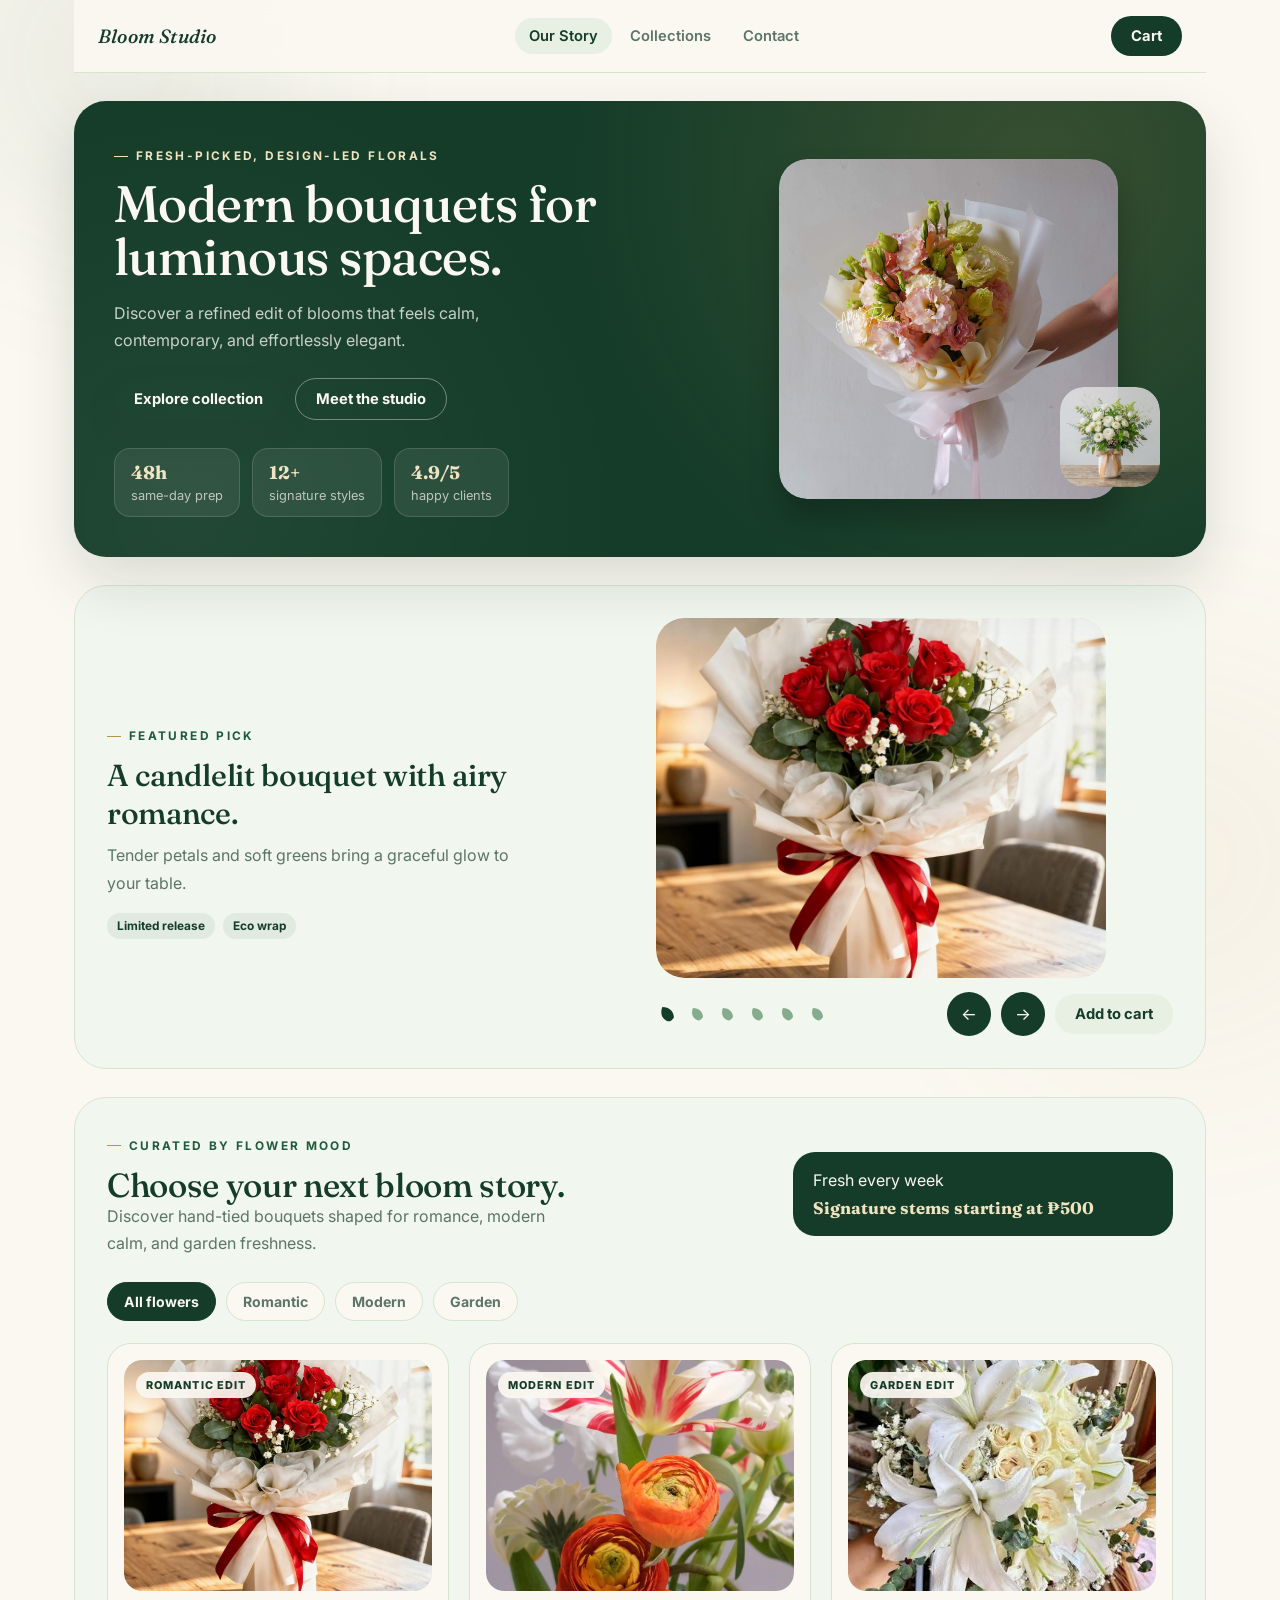
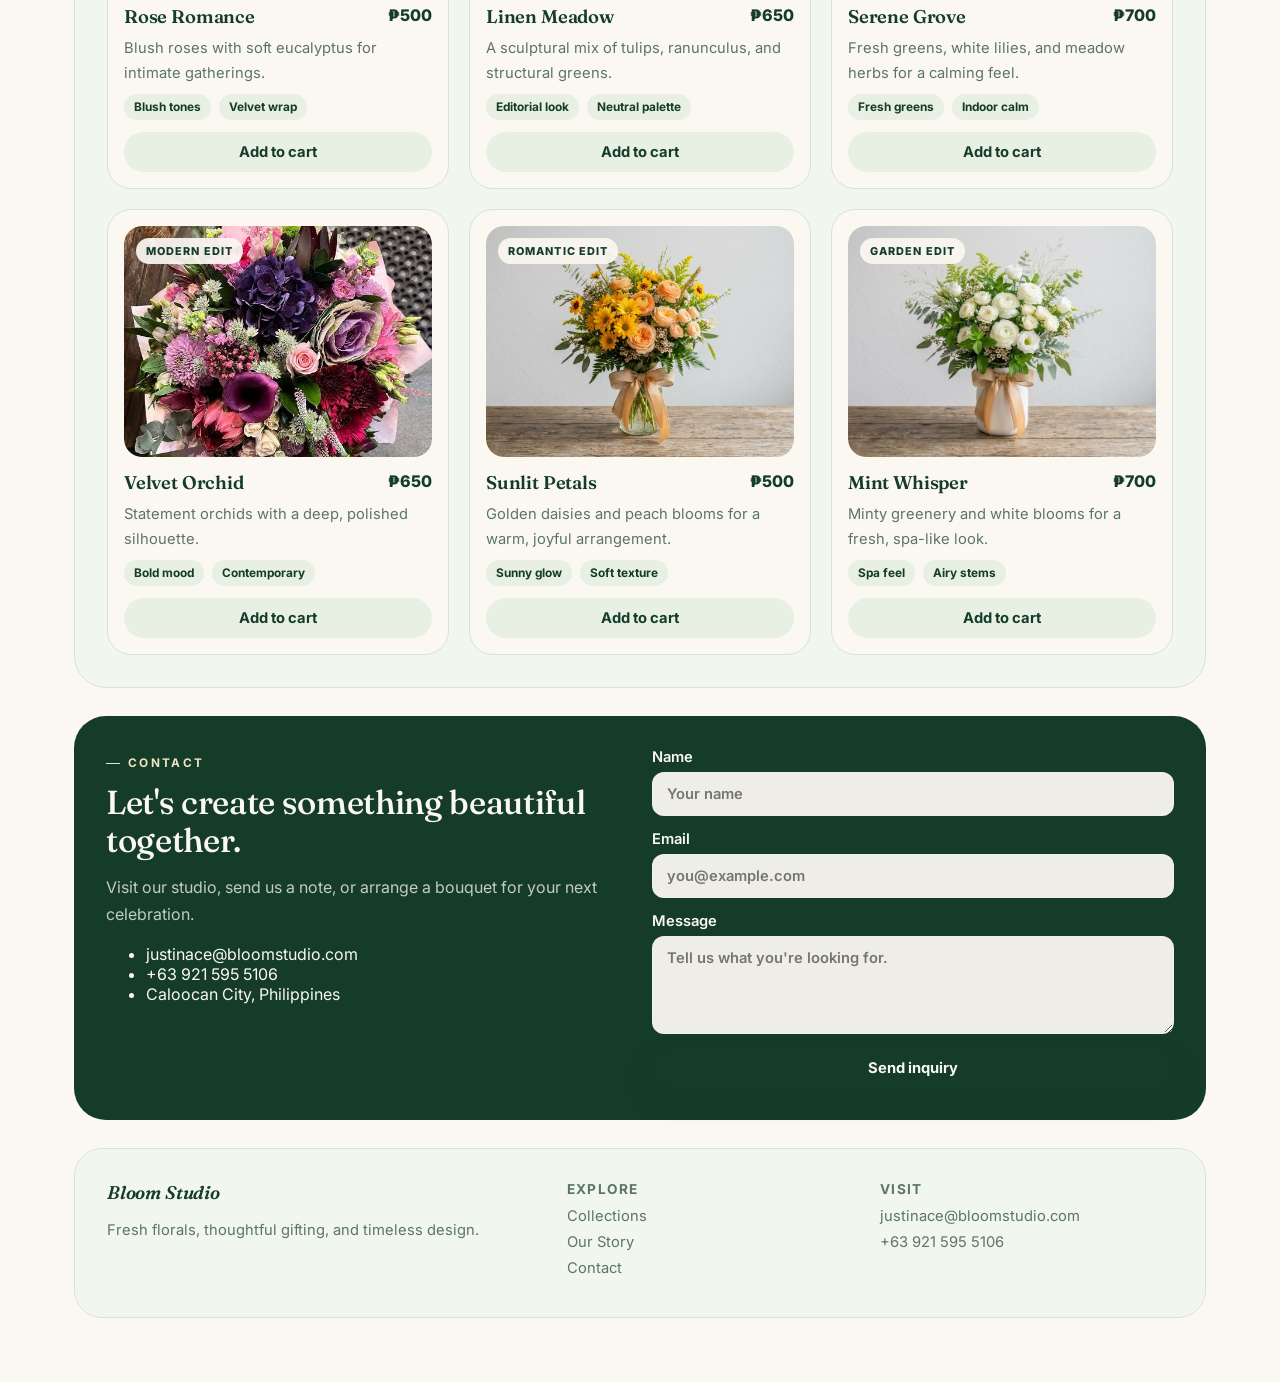
<file: index.html>
<!DOCTYPE html>
<html lang="en">
  <head>
    <meta charset="UTF-8" />
    <meta name="viewport" content="width=device-width, initial-scale=1.0" />
    <title>Bloom Studio</title>
    <meta name="description" content="Hand-tied bouquets for romance, modern calm, and garden freshness." />
    <link rel="stylesheet" href="assets/css/base.css" />
    <link rel="stylesheet" href="assets/css/layout.css" />
    <link rel="stylesheet" href="assets/css/components.css" />
    <link rel="stylesheet" href="assets/css/cart.css" />
    <link rel="stylesheet" href="assets/css/responsive.css" />
  <link rel="icon" type="image/png" href="assets/images/bloom_favicons/favicon-16x16.png">
  </head>
  <body data-page="shop">
    <div class="page-bg"></div>
    <div class="site-shell">
      <header class="topbar">
        <div class="topbar-inner">
          <a class="brand" href="#">Bloom Studio</a>
          <nav class="nav-links">
            <a class="nav-link" href="#ourstory" data-section="ourstory">Our Story</a>
            <a class="nav-link" href="#collections" data-section="collections">Collections</a>
            <a class="nav-link" href="#contact" data-section="contact">Contact</a>
          </nav>
          <a class="topbar-cta" id="cartBadge" href="cart.html">Cart</a>
        </div>
      </header>

      <section class="hero" id="ourstory">
        <div class="hero-copy">
          <p class="eyebrow">Fresh-picked, design-led florals</p>
          <h1>Modern bouquets for luminous spaces.</h1>
          <p>
            Discover a refined edit of blooms that feels calm, contemporary, and effortlessly elegant.
          </p>
          <div class="hero-actions">
            <a class="btn btn-primary" href="#collections">Explore collection</a>
            <a class="btn btn-secondary" href="#contact">Meet the studio</a>
          </div>
          <div class="metrics">
            <div>
              <strong>48h</strong>
              <span>same-day prep</span>
            </div>
            <div>
              <strong>12+</strong>
              <span>signature styles</span>
            </div>
            <div>
              <strong>4.9/5</strong>
              <span>happy clients</span>
            </div>
          </div>
        </div>

        <div class="hero-visual">
          <div class="hero-bloom" id="heroBloom"></div>
          <div class="hero-sprig" id="heroSprig"></div>
        </div>
      </section>

      <section class="showcase" id="showcase">
        <div class="showcase-card">
          <div class="showcase-copy">
            <p class="eyebrow">Featured pick</p>
            <h3 id="carouselTitle">Rose Romance</h3>
            <p id="carouselDescription">
              A blush-toned bouquet that feels romantic, airy, and quietly luxurious.
            </p>
            <div class="tag-row" id="carouselTags"></div>
          </div>
          <div class="showcase-visual">
            <div class="showcase-art" id="showcaseArt"></div>
            <div class="showcase-controls">
              <div class="showcase-dots" id="showcaseDots" aria-label="Showcase navigation"></div>
              <div class="showcase-actions">
                <button class="nav-btn" id="prevBtn" aria-label="Previous bouquet">←</button>
                <button class="nav-btn" id="nextBtn" aria-label="Next bouquet">→</button>
                <button class="btn btn-ghost" id="showcaseAddBtn">Add to cart</button>
              </div>
            </div>
          </div>
        </div>
      </section>

      <section class="collections" id="collections">
        <div class="collection-header">
          <div class="collection-copy">
            <p class="eyebrow">Curated by flower mood</p>
            <h2>Choose your next bloom story.</h2>
            <p class="section-lead">
              Discover hand-tied bouquets shaped for romance, modern calm, and garden freshness.
            </p>
          </div>
          <div class="collection-highlight">
            <span class="highlight-pill">Fresh every week</span>
            <strong>Signature stems starting at ₱500</strong>
          </div>
        </div>

        <div class="filter-row">
          <div class="filter-tabs" role="tablist" aria-label="Flower categories"></div>
        </div>

        <div class="catalog-grid" id="productGrid"></div>
      </section>

      <section class="contact-section" id="contact">
        <div class="contact-card">
          <div class="contact-copy">
            <p class="eyebrow">Contact</p>
            <h2>Let's create something beautiful together.</h2>
            <p>
              Visit our studio, send us a note, or arrange a bouquet for your next celebration.
            </p>
            <ul>
              <li>justinace@bloomstudio.com</li>
              <li>+63 921 595 5106</li>
              <li>Caloocan City, Philippines</li>
            </ul>
          </div>
          <form class="contact-form">
            <label>
              Name
              <input type="text" placeholder="Your name" />
            </label>
            <label>
              Email
              <input type="email" placeholder="you@example.com" />
            </label>
            <label>
              Message
              <textarea rows="4" placeholder="Tell us what you're looking for."></textarea>
            </label>
            <button class="btn btn-primary" type="submit">Send inquiry</button>
          </form>
        </div>
      </section>

      <footer class="site-footer">
        <div>
          <h3>Bloom Studio</h3>
          <p>Fresh florals, thoughtful gifting, and timeless design.</p>
        </div>
        <div>
          <h4>Explore</h4>
          <a href="#collections">Collections</a>
          <a href="#ourstory">Our Story</a>
          <a href="#contact">Contact</a>
        </div>
        <div>
          <h4>Visit</h4>
          <a href="mailto:justinace@bloomstudio.com">justinace@bloomstudio.com</a>
          <a href="tel:+639215955106">+63 921 595 5106</a>
        </div>
      </footer>
    </div>

    <script src="assets/js/icons.js"></script>
    <script src="assets/js/data.js"></script>
    <script src="assets/js/cart-manager.js"></script>
    <script src="assets/js/controllers.js"></script>
    <script src="assets/js/app.js"></script>
  </body>
</html>
</file>
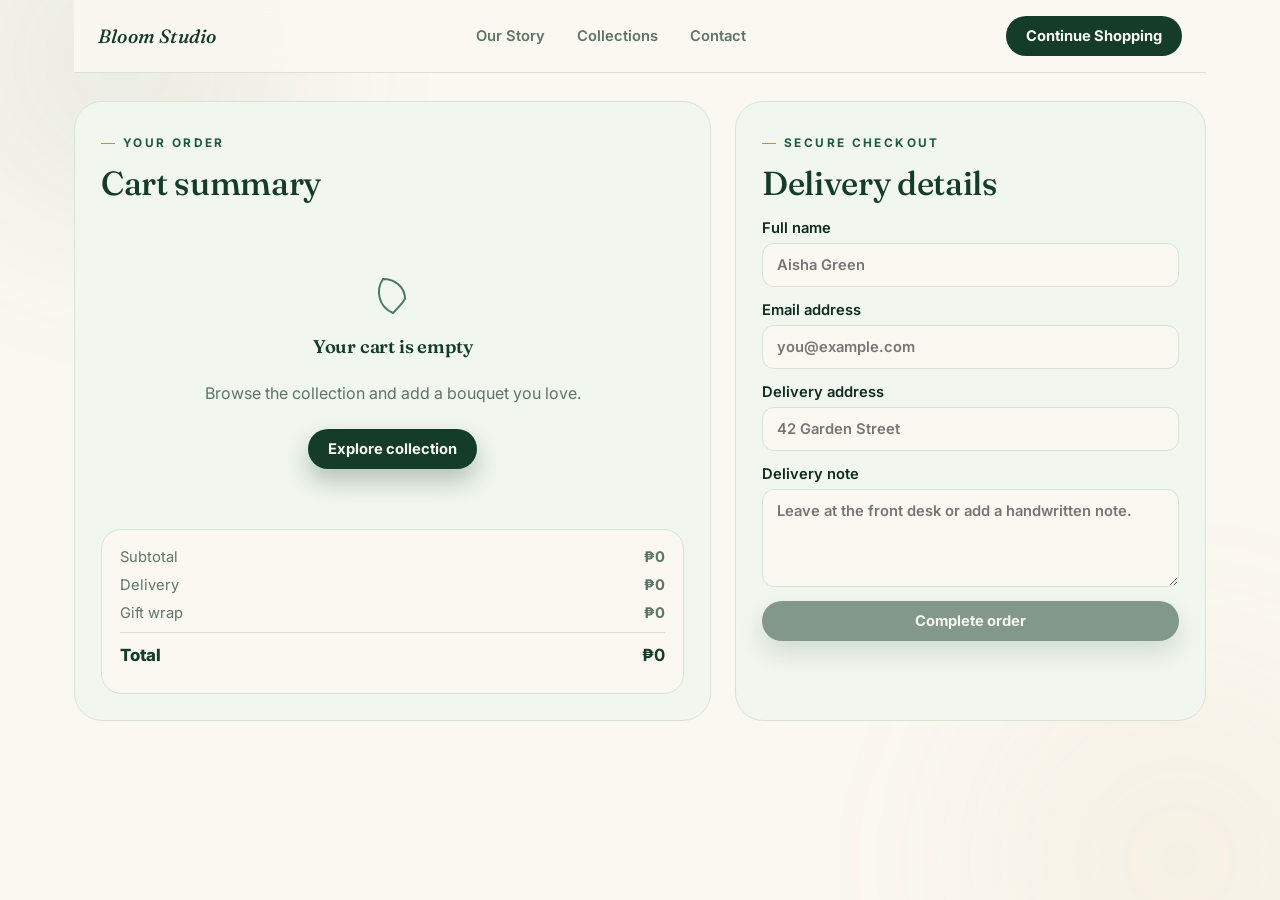
<file: cart.html>
<!DOCTYPE html>
<html lang="en">
  <head>
    <meta charset="UTF-8" />
    <meta name="viewport" content="width=device-width, initial-scale=1.0" />
    <title>Bloom Studio | Cart & Checkout</title>
    <link rel="stylesheet" href="assets/css/base.css" />
    <link rel="stylesheet" href="assets/css/layout.css" />
    <link rel="stylesheet" href="assets/css/components.css" />
    <link rel="stylesheet" href="assets/css/cart.css" />
    <link rel="stylesheet" href="assets/css/responsive.css" />
  <link rel="icon" type="image/png" href="assets/images/bloom_favicons/favicon-16x16.png">
  </head>
  <body data-page="cart">
    <div class="page-bg"></div>
    <div class="site-shell">
      <header class="topbar">
        <div class="topbar-inner">
          <a class="brand" href="index.html">Bloom Studio</a>
          <nav class="nav-links">
            <a class="nav-link" href="index.html#ourstory" data-section="ourstory">Our Story</a>
            <a class="nav-link" href="index.html#collections" data-section="collections">Collections</a>
            <a class="nav-link" href="index.html#contact" data-section="contact">Contact</a>
          </nav>
          <a class="topbar-cta" href="index.html#collections">Continue Shopping</a>
        </div>
      </header>

      <section class="checkout-shell">
        <div class="cart-panel">
          <div class="section-heading compact">
            <div>
              <p class="eyebrow">Your order</p>
              <h2>Cart summary</h2>
            </div>
          </div>

          <div id="cartList"></div>

          <div class="cart-empty" id="cartEmpty" hidden>
            <svg viewBox="0 0 64 64" fill="none" xmlns="http://www.w3.org/2000/svg">
              <path d="M32 54c-14-6-18-22-10-34 12 0 22 8 22 20-4 6-8 10-12 14Z" stroke="currentColor" stroke-width="2" />
            </svg>
            <h3>Your cart is empty</h3>
            <p>Browse the collection and add a bouquet you love.</p>
            <a class="btn btn-primary" href="index.html#collections">Explore collection</a>
          </div>

          <div class="summary-box" id="orderSummary">
            <div><span>Subtotal</span><strong data-row="subtotal">₱0</strong></div>
            <div><span>Delivery</span><strong data-row="delivery">₱0</strong></div>
            <div><span>Gift wrap</span><strong data-row="giftwrap">₱0</strong></div>
            <div class="total-row"><span>Total</span><strong data-row="total">₱0</strong></div>
          </div>
        </div>

        <div class="checkout-panel">
          <div class="section-heading compact">
            <div>
              <p class="eyebrow">Secure checkout</p>
              <h2>Delivery details</h2>
            </div>
          </div>

          <form class="checkout-form">
            <label>
              Full name
              <input type="text" placeholder="Aisha Green" required />
            </label>
            <label>
              Email address
              <input type="email" placeholder="you@example.com" required />
            </label>
            <label>
              Delivery address
              <input type="text" placeholder="42 Garden Street" required />
            </label>
            <label>
              Delivery note
              <textarea rows="4" placeholder="Leave at the front desk or add a handwritten note."></textarea>
            </label>
            <button class="btn btn-primary" type="submit" disabled>Complete order</button>
          </form>
        </div>
      </section>
    </div>

    <script src="assets/js/icons.js"></script>
    <script src="assets/js/data.js"></script>
    <script src="assets/js/cart-manager.js"></script>
    <script src="assets/js/controllers.js"></script>
    <script src="assets/js/app.js"></script>
  </body>
</html>
</file>
<file: assets/css/base.css>
@import url("https://fonts.googleapis.com/css2?family=Fraunces:ital,opsz,wght@0,9..144,400;0,9..144,500;0,9..144,600;1,9..144,500&family=Inter:wght@400;500;600;700;800&display=swap");

:root {
  /* Palette — deep botanical greenhouse, warm gold accent (not terracotta) */
  --ink: #0f2a1e;
  --forest: #143c29;
  --pine: #1f5a3b;
  --moss: #4c7a5d;
  --moss-light: #86ab8e;
  --sage: #e7f0e3;
  --sage-soft: #f1f6ee;
  --linen: #fbf8f1;
  --gold: #b6924a;
  --gold-soft: #efe3c0;
  --border: #d7e4d2;
  --muted: #5c7566;
  --shadow: 0 24px 60px rgba(15, 42, 30, 0.14);
  --shadow-soft: 0 12px 30px rgba(15, 42, 30, 0.08);

  --font-display: "Fraunces", "Iowan Old Style", serif;
  --font-body: "Inter", "Segoe UI", sans-serif;
}

* {
  box-sizing: border-box;
}

html {
  scroll-behavior: smooth;
}

body {
  margin: 0;
  font-family: var(--font-body);
  color: var(--ink);
  background: var(--linen);
  min-height: 100vh;
  -webkit-font-smoothing: antialiased;
}

img,
svg {
  max-width: 100%;
  display: block;
}

button,
a,
input,
textarea {
  font: inherit;
}

h1,
h2,
h3 {
  font-family: var(--font-display);
  color: var(--forest);
  margin: 0;
  letter-spacing: -0.01em;
}

h1 {
  font-size: clamp(2.4rem, 4vw, 3.4rem);
  line-height: 1.05;
  font-weight: 500;
}

h2 {
  font-size: clamp(1.6rem, 2.6vw, 2.1rem);
  line-height: 1.12;
  font-weight: 500;
}

h3 {
  font-size: 1.15rem;
  font-weight: 600;
}

p {
  line-height: 1.7;
  color: var(--muted);
}

/* Ambient page backdrop */
.page-bg {
  position: fixed;
  inset: 0;
  pointer-events: none;
  z-index: -1;
  background: var(--linen);
}

.page-bg::before,
.page-bg::after {
  content: "";
  position: absolute;
  border-radius: 50%;
  filter: blur(60px);
  opacity: 0.5;
}

.page-bg::before {
  width: 560px;
  height: 560px;
  top: -220px;
  left: -160px;
  background: radial-gradient(circle, rgba(31, 90, 59, 0.18), transparent 70%);
}

.page-bg::after {
  width: 640px;
  height: 640px;
  bottom: -280px;
  right: -220px;
  background: radial-gradient(circle, rgba(182, 146, 74, 0.16), transparent 70%);
}

.eyebrow {
  margin: 0 0 10px;
  display: inline-flex;
  align-items: center;
  gap: 8px;
  font-size: 0.74rem;
  font-weight: 700;
  letter-spacing: 0.2em;
  text-transform: uppercase;
  color: var(--pine);
}

.eyebrow::before {
  content: "";
  width: 14px;
  height: 1px;
  background: var(--gold);
  display: inline-block;
}

.brand {
  color: var(--forest);
  text-decoration: none;
  font-family: var(--font-display);
  font-weight: 500;
  font-style: italic;
  font-size: 1.2rem;
  letter-spacing: 0.01em;
}

.nav-link,
.text-link {
  color: var(--muted);
  text-decoration: none;
  font-weight: 600;
  font-size: 0.92rem;
  transition: color 180ms ease, background-color 180ms ease;
}

.nav-link {
  display: inline-flex;
  align-items: center;
  justify-content: center;
  min-height: 36px;
  padding: 6px 14px;
  border-radius: 999px;
}

.nav-link.active {
  color: var(--forest);
  background: var(--sage);
}

/* Reduced motion */
@media (prefers-reduced-motion: reduce) {
  html {
    scroll-behavior: auto;
  }
  * {
    animation-duration: 0.001ms !important;
    transition-duration: 0.001ms !important;
  }
}

/* Focus visibility */
a:focus-visible,
button:focus-visible,
input:focus-visible,
textarea:focus-visible {
  outline: 2px solid var(--pine);
  outline-offset: 2px;
}
</file>
<file: assets/css/layout.css>
.site-shell {
  position: relative;
  max-width: 1180px;
  margin: 0 auto;
  padding: 0 24px 64px;
}

/* Topbar */
.topbar {
  position: sticky;
  top: 0;
  z-index: 1000;
  margin: 0 0 28px;
  padding: 16px 0;
  background: rgba(251, 248, 241, 0.86);
  backdrop-filter: blur(14px);
  border-bottom: 1px solid var(--border);
}

.topbar-inner {
  max-width: 1180px;
  margin: 0 auto;
  padding: 0 24px;
  display: flex;
  align-items: center;
  justify-content: space-between;
  gap: 16px;
  flex-wrap: wrap;
}

.nav-links {
  display: flex;
  gap: 4px;
  flex-wrap: wrap;
  justify-content: center;
  flex: 1 1 0;
  margin: 0 auto;
}

.topbar-cta {
  background: var(--forest);
  color: var(--linen);
}

/* Hero */
.hero {
  display: grid;
  grid-template-columns: 1.15fr 0.85fr;
  gap: 28px;
  align-items: center;
  padding: 40px;
  background: var(--forest);
  border-radius: 32px;
  box-shadow: var(--shadow);
  position: relative;
  overflow: hidden;
}

.hero::before {
  content: "";
  position: absolute;
  inset: 0;
  background:
    radial-gradient(circle at 85% 15%, rgba(182, 146, 74, 0.22), transparent 45%),
    radial-gradient(circle at 10% 90%, rgba(255, 255, 255, 0.06), transparent 40%);
  pointer-events: none;
}

.hero .eyebrow {
  color: var(--gold-soft);
}

.hero .eyebrow::before {
  background: var(--gold-soft);
}

.hero h1 {
  color: var(--linen);
}

.hero-copy > p {
  color: rgba(251, 248, 241, 0.78);
  max-width: 46ch;
}

.hero-actions {
  display: flex;
  flex-wrap: wrap;
  gap: 12px;
  margin: 24px 0 28px;
}

.metrics {
  display: flex;
  flex-wrap: wrap;
  gap: 12px;
}

.metrics div {
  padding: 12px 16px;
  border-radius: 16px;
  background: rgba(251, 248, 241, 0.08);
  border: 1px solid rgba(251, 248, 241, 0.14);
  min-width: 110px;
}

.metrics strong {
  display: block;
  font-family: var(--font-display);
  font-size: 1.15rem;
  color: var(--gold-soft);
}

.metrics span {
  font-size: 0.8rem;
  color: rgba(251, 248, 241, 0.7);
}

.hero-visual {
  position: relative;
  display: grid;
  place-items: center;
  min-height: 320px;
}

.hero-bloom {
  width: 78%;
  aspect-ratio: 1 / 1;
  border-radius: 28px;
  overflow: hidden;
  box-shadow: 0 20px 30px rgba(0, 0, 0, 0.25);
}

.hero-sprig {
  position: absolute;
  bottom: 12px;
  right: 6px;
  width: 100px;
  height: 100px;
  border-radius: 24px;
  overflow: hidden;
  opacity: 0.9;
  transform: scaleX(-1);
}

/* Section dividers using the signature sprig motif */
.section-divider {
  display: flex;
  justify-content: center;
  margin: 40px 0;
  color: var(--moss);
}

.section-divider svg {
  width: 120px;
}

/* Showcase */
.showcase,
.collections {
  margin-top: 0;
  padding: 32px;
  background: var(--sage-soft);
  border: 1px solid var(--border);
  border-radius: 32px;
  scroll-margin-top: 100px;
}

.showcase-card {
  display: grid;
  grid-template-columns: 1fr 1fr;
  gap: 32px;
  align-items: center;
}

.showcase-copy h3 {
  font-size: clamp(1.5rem, 2.4vw, 1.9rem);
  font-weight: 500;
}

.showcase-copy p {
  margin-top: 10px;
  max-width: 42ch;
}

.showcase-visual {
  display: grid;
  gap: 14px;
}

.showcase-art {
  min-height: 300px;
  height: clamp(280px, 38vw, 360px);
  aspect-ratio: 5 / 4;
  border-radius: 28px;
  display: flex;
  align-items: center;
  justify-content: center;
  overflow: hidden;
  background: var(--sage);
  padding: 0;
}

.showcase-controls {
  display: flex;
  justify-content: space-between;
  align-items: center;
  gap: 12px;
}

.showcase-actions {
  display: flex;
  align-items: center;
  gap: 10px;
}

/* Collections */
.collection-header {
  display: grid;
  grid-template-columns: 1.4fr 0.8fr;
  gap: 20px;
  align-items: center;
  margin-bottom: 24px;
}

.section-lead {
  margin: 0;
  max-width: 48ch;
}

.collection-highlight {
  padding: 18px 20px;
  border-radius: 22px;
  background: var(--forest);
  color: var(--linen);
  display: grid;
  gap: 8px;
}

.collection-highlight strong {
  font-family: var(--font-display);
  font-size: 1.05rem;
  color: var(--gold-soft);
}

.filter-row {
  margin-bottom: 22px;
}

.filter-tabs {
  display: flex;
  flex-wrap: wrap;
  gap: 10px;
}

.catalog-grid {
  display: grid;
  grid-template-columns: repeat(3, minmax(0, 1fr));
  gap: 20px;
}

/* Contact */
.contact-section {
  margin-top: 0;
  scroll-margin-top: 100px;
}

.contact-card {
  display: grid;
  grid-template-columns: 1fr 1fr;
  gap: 24px;
  padding: 32px;
  border-radius: 32px;
  background: var(--forest);
  color: var(--linen);
}

.contact-card .eyebrow {
  color: var(--gold-soft);
}

.contact-card .eyebrow::before {
  background: var(--gold-soft);
}

.contact-copy h2 {
  color: var(--linen);
  margin-bottom: 10px;
}

.contact-copy p {
  color: rgba(251, 248, 241, 0.76);
}

/* Footer */
.site-footer {
  margin-top: 0;
  padding: 32px;
  border-radius: 28px;
  background: var(--sage-soft);
  border: 1px solid var(--border);
  display: grid;
  grid-template-columns: 1.2fr 0.8fr 0.8fr;
  gap: 20px;
}

.site-footer h3 {
  font-style: italic;
}

/* Shared vertical rhythm between the major sections */
.showcase,
.collections,
.contact-section,
.hero {
  margin-bottom: 28px;
}
</file>
<file: assets/css/components.css>
.topbar-cta,
.btn {
  display: inline-flex;
  align-items: center;
  justify-content: center;
  gap: 6px;
  padding: 11px 20px;
  border: 0;
  border-radius: 999px;
  text-decoration: none;
  font-weight: 700;
  font-size: 0.92rem;
  cursor: pointer;
  transition: transform 180ms ease, box-shadow 180ms ease, background-color 180ms ease;
}

.btn:hover,
.topbar-cta:hover {
  transform: translateY(-1px);
}

.btn:disabled {
  opacity: 0.5;
  cursor: not-allowed;
  transform: none;
}

.btn-primary {
  background: var(--forest);
  color: var(--linen);
  box-shadow: 0 12px 24px rgba(20, 60, 41, 0.28);
}

.btn-primary:hover {
  background: var(--pine);
}

.btn-secondary {
  background: transparent;
  color: var(--linen);
  border: 1px solid rgba(251, 248, 241, 0.4);
}

.btn-secondary:hover {
  background: rgba(251, 248, 241, 0.1);
}

.btn-add {
  width: 100%;
  background: var(--sage);
  color: var(--forest);
  margin-top: 4px;
}

.btn-add:hover {
  background: var(--gold-soft);
}

.btn-add.is-added {
  background: var(--pine);
  color: var(--linen);
}

.btn-ghost {
  background: var(--sage);
  color: var(--forest);
}

.btn-ghost:hover {
  background: var(--gold-soft);
}

/* Filter chips */
.filter-chip {
  border: 1px solid var(--border);
  background: var(--linen);
  color: var(--muted);
  border-radius: 999px;
  padding: 10px 16px;
  cursor: pointer;
  transition: all 180ms ease;
  font-weight: 700;
  font-size: 0.88rem;
}

.filter-chip:hover {
  border-color: var(--moss);
  color: var(--forest);
}

.filter-chip.active {
  background: var(--forest);
  color: var(--linen);
  border-color: var(--forest);
}

/* Product cards */
.product-card {
  display: grid;
  gap: 14px;
  padding: 16px;
  border-radius: 24px;
  background: var(--linen);
  border: 1px solid var(--border);
  transition: transform 180ms ease, box-shadow 180ms ease;
}

.product-card:hover {
  transform: translateY(-4px);
  box-shadow: var(--shadow-soft);
}

.product-art {
  position: relative;
  display: block;
  width: 100%;
  aspect-ratio: 4 / 3;
  min-height: 170px;
  border-radius: 18px;
  overflow: hidden;
  padding: 0;
}

.product-art img,
.showcase-art img,
.hero-bloom img,
.hero-sprig img,
.cart-item-visual img {
  width: 100%;
  height: 100%;
  object-fit: cover;
  object-position: center;
  display: block;
  border-radius: inherit;
}

.product-badge {
  position: absolute;
  top: 12px;
  left: 12px;
  border-radius: 999px;
  padding: 6px 10px;
  background: rgba(251, 248, 241, 0.92);
  color: var(--forest);
  font-size: 0.68rem;
  font-weight: 800;
  text-transform: uppercase;
  letter-spacing: 0.1em;
}

.product-body {
  display: grid;
  gap: 8px;
}

.product-heading {
  display: flex;
  justify-content: space-between;
  align-items: start;
  gap: 8px;
}

.product-card p {
  margin: 0;
  font-size: 0.92rem;
}

.product-meta,
.tag-row {
  display: flex;
  flex-wrap: wrap;
  gap: 8px;
}

.tag-row {
  margin-top: 12px;
}

.product-meta span,
.tag-row span {
  padding: 6px 10px;
  border-radius: 999px;
  background: var(--sage);
  color: var(--forest);
  font-size: 0.74rem;
  font-weight: 700;
}

.showcase-copy .tag-row span {
  background: rgba(31, 90, 59, 0.08);
}

.product-price {
  font-weight: 800;
  color: var(--forest);
  white-space: nowrap;
}

/* Tone palette applied to each bloom's backdrop / stroke color */
.tone-gold {
  background: var(--gold-soft);
  color: var(--gold);
}

.tone-pine {
  background: var(--sage);
  color: var(--pine);
}

.tone-moss {
  background: var(--sage);
  color: var(--moss);
}

.tone-forest {
  background: var(--gold-soft);
  color: var(--forest);
}

/* Showcase nav */
.nav-btn {
  width: 44px;
  height: 44px;
  border: 0;
  border-radius: 50%;
  background: var(--forest);
  color: var(--linen);
  cursor: pointer;
  font-size: 1.05rem;
  transition: background-color 180ms ease, transform 180ms ease;
}

.nav-btn:hover {
  background: var(--pine);
  transform: translateY(-1px);
}

.showcase-dots {
  display: flex;
  gap: 8px;
  align-items: center;
}

.showcase-dot {
  width: 22px;
  height: 22px;
  border: 0;
  border-radius: 50%;
  background: transparent;
  color: var(--moss-light);
  cursor: pointer;
  padding: 3px;
  transition: color 180ms ease, transform 180ms ease;
}

.showcase-dot svg {
  width: 100%;
  height: 100%;
}

.showcase-dot.active {
  color: var(--forest);
  transform: scale(1.15);
}

/* Forms */
.contact-form,
.checkout-form {
  display: grid;
  gap: 14px;
}

.contact-form label,
.checkout-form label {
  display: grid;
  gap: 6px;
  font-weight: 600;
  font-size: 0.92rem;
}

.contact-form label {
  color: var(--linen);
}

.checkout-form label {
  color: var(--ink);
}

.contact-form input,
.contact-form textarea,
.checkout-form input,
.checkout-form textarea {
  border: 1px solid var(--border);
  border-radius: 12px;
  padding: 12px 14px;
  font: inherit;
  color: var(--ink);
  background: var(--linen);
}

.contact-form input,
.contact-form textarea {
  background: rgba(251, 248, 241, 0.95);
  border-color: rgba(251, 248, 241, 0.24);
}

.contact-form textarea,
.checkout-form textarea {
  resize: vertical;
}

/* Footer links */
.site-footer h3,
.site-footer h4 {
  margin: 0 0 10px;
}

.site-footer h4 {
  font-size: 0.85rem;
  text-transform: uppercase;
  letter-spacing: 0.1em;
  color: var(--muted);
}

.site-footer p,
.site-footer a {
  color: var(--muted);
  text-decoration: none;
  display: block;
  margin-bottom: 8px;
  font-size: 0.92rem;
}

.site-footer a:hover {
  color: var(--forest);
}
</file>
<file: assets/css/cart.css>
.checkout-shell {
  display: grid;
  grid-template-columns: 1.15fr 0.85fr;
  gap: 24px;
  margin-top: 4px;
}

.cart-panel,
.checkout-panel {
  background: var(--sage-soft);
  border: 1px solid var(--border);
  border-radius: 28px;
  padding: 26px;
}

.section-heading.compact {
  margin-bottom: 18px;
}

.cart-item {
  display: grid;
  grid-template-columns: 64px 1fr auto;
  gap: 14px;
  align-items: center;
  padding: 16px 0;
  border-bottom: 1px solid var(--border);
}

.cart-item:last-of-type {
  border-bottom: 0;
}

.cart-item-visual {
  display: block;
  width: 64px;
  height: 64px;
  border-radius: 16px;
  overflow: hidden;
  padding: 0;
}

.cart-item-info h3 {
  margin: 0 0 4px;
  font-size: 1rem;
}

.cart-item-info p {
  margin: 0 0 8px;
  font-size: 0.88rem;
}

.qty-control {
  display: inline-flex;
  align-items: center;
  gap: 10px;
  border: 1px solid var(--border);
  border-radius: 999px;
  padding: 4px 6px;
  width: fit-content;
  background: var(--linen);
}

.qty-btn {
  width: 26px;
  height: 26px;
  border: 0;
  border-radius: 50%;
  background: var(--sage);
  color: var(--forest);
  font-weight: 800;
  cursor: pointer;
  line-height: 1;
}

.qty-btn:hover {
  background: var(--gold-soft);
}

.qty-value {
  min-width: 18px;
  text-align: center;
  font-weight: 700;
  font-size: 0.9rem;
}

.cart-item-side {
  display: grid;
  gap: 8px;
  justify-items: end;
  text-align: right;
}

.cart-item-price {
  font-weight: 800;
  color: var(--forest);
  white-space: nowrap;
}

.remove-link {
  background: none;
  border: 0;
  padding: 0;
  cursor: pointer;
  font-size: 0.82rem;
}

.cart-empty {
  padding: 40px 12px;
  text-align: center;
  display: grid;
  gap: 6px;
  justify-items: center;
}

.cart-empty[hidden] {
  display: none;
}

.cart-empty svg {
  width: 64px;
  color: var(--moss);
  margin-bottom: 6px;
}

.summary-box {
  margin-top: 20px;
  padding: 18px;
  border-radius: 20px;
  background: var(--linen);
  border: 1px solid var(--border);
}

.summary-box div {
  display: flex;
  justify-content: space-between;
  margin-bottom: 10px;
  color: var(--muted);
  font-size: 0.92rem;
}

.summary-box .total-row {
  margin-top: 10px;
  padding-top: 12px;
  border-top: 1px solid var(--border);
  color: var(--forest);
  font-weight: 800;
  font-size: 1.05rem;
}
</file>
<file: assets/css/responsive.css>
@media (max-width: 960px) {
  .hero,
  .showcase-card,
  .contact-card,
  .checkout-shell {
    grid-template-columns: 1fr;
  }

  .hero-visual {
    order: -1;
    min-height: 220px;
  }

  .hero-bloom {
    width: 50%;
  }

  .collection-header {
    grid-template-columns: 1fr;
  }

  .catalog-grid {
    grid-template-columns: repeat(2, minmax(0, 1fr));
  }

  .site-footer {
    grid-template-columns: 1fr 1fr;
  }
}

@media (max-width: 640px) {
  .site-shell {
    padding: 0 16px 48px;
  }

  .topbar-inner {
    justify-content: center;
    text-align: center;
  }

  .nav-links {
    order: 3;
    justify-content: center;
  }

  .hero,
  .showcase,
  .collections,
  .contact-card,
  .site-footer,
  .cart-panel,
  .checkout-panel {
    padding: 22px;
    border-radius: 24px;
  }

  .catalog-grid {
    grid-template-columns: 1fr;
  }

  .site-footer {
    grid-template-columns: 1fr;
  }

  .showcase-controls {
    flex-direction: column;
    align-items: stretch;
    gap: 14px;
  }

  .showcase-actions {
    justify-content: space-between;
  }

  .cart-item {
    grid-template-columns: 52px 1fr;
  }

  .cart-item-side {
    grid-column: 1 / -1;
    justify-items: start;
    text-align: left;
    flex-direction: row;
    display: flex;
    justify-content: space-between;
    align-items: center;
  }
}
</file>
